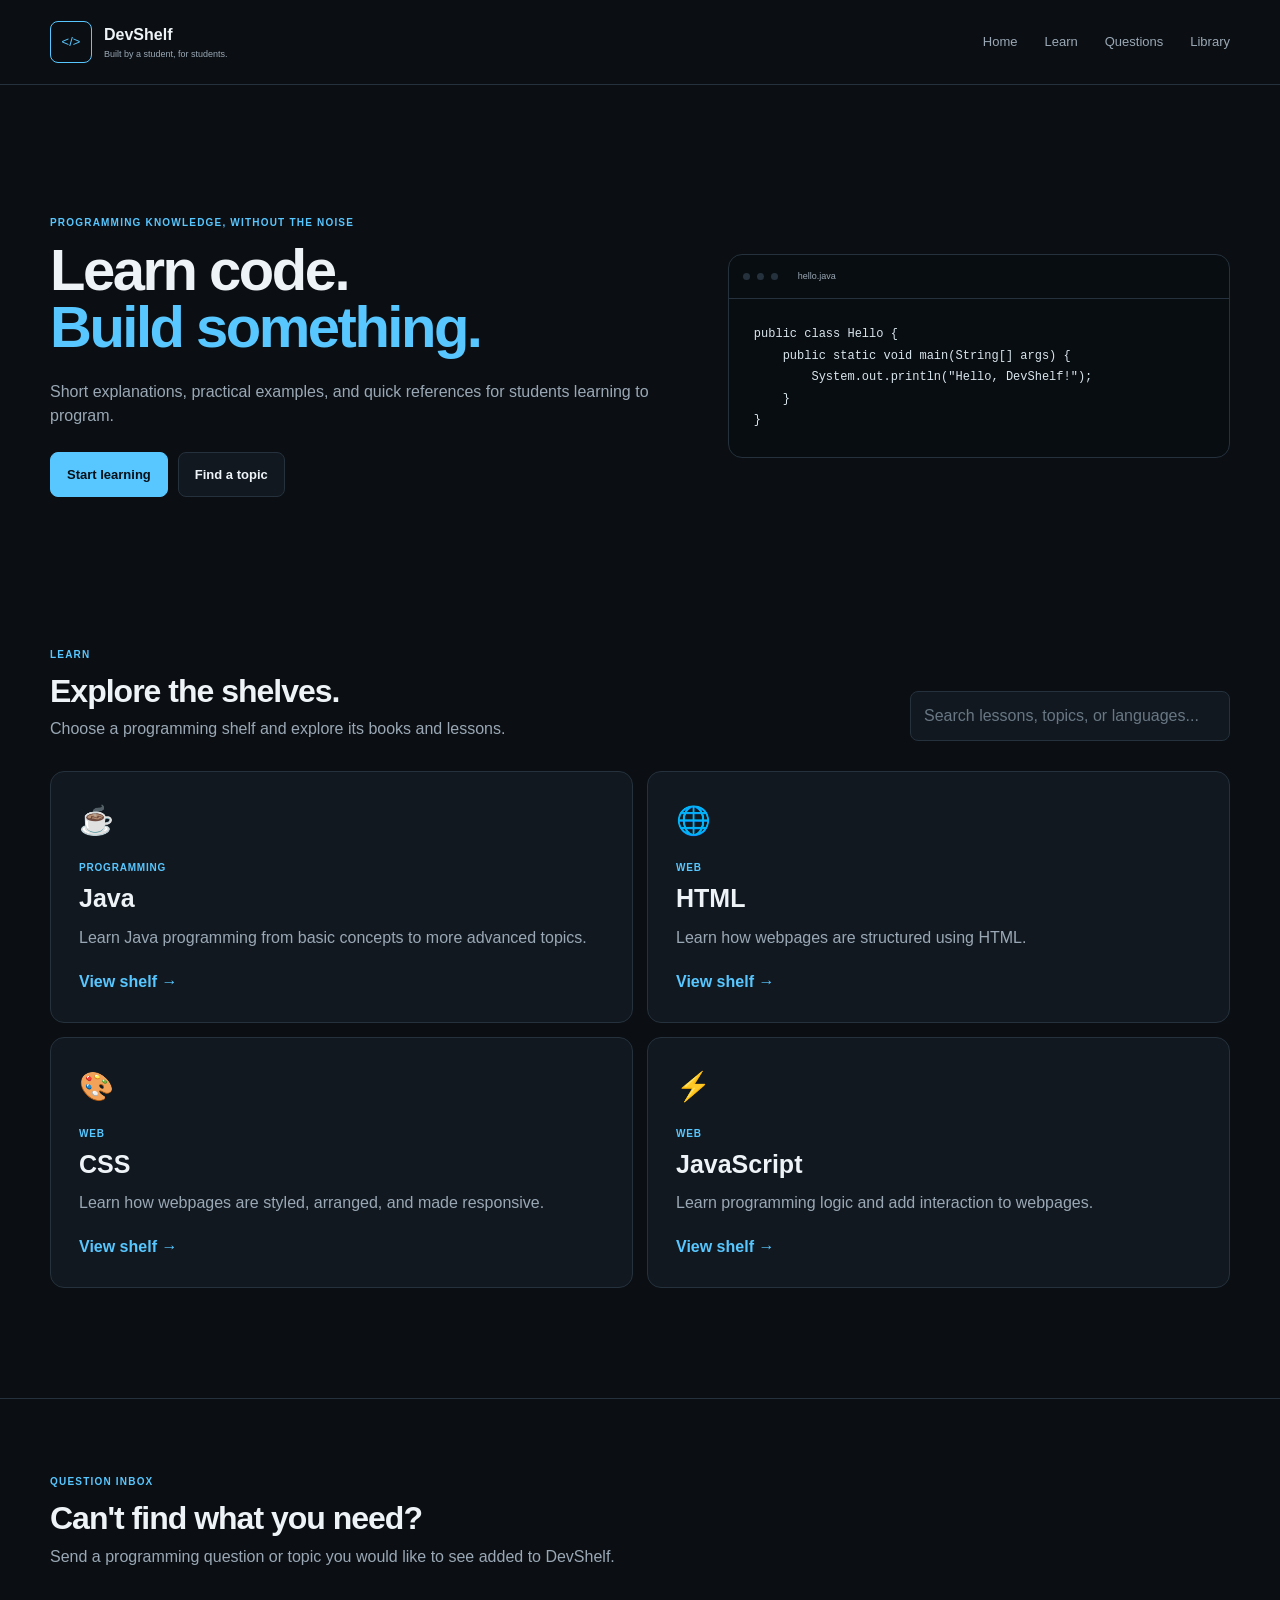
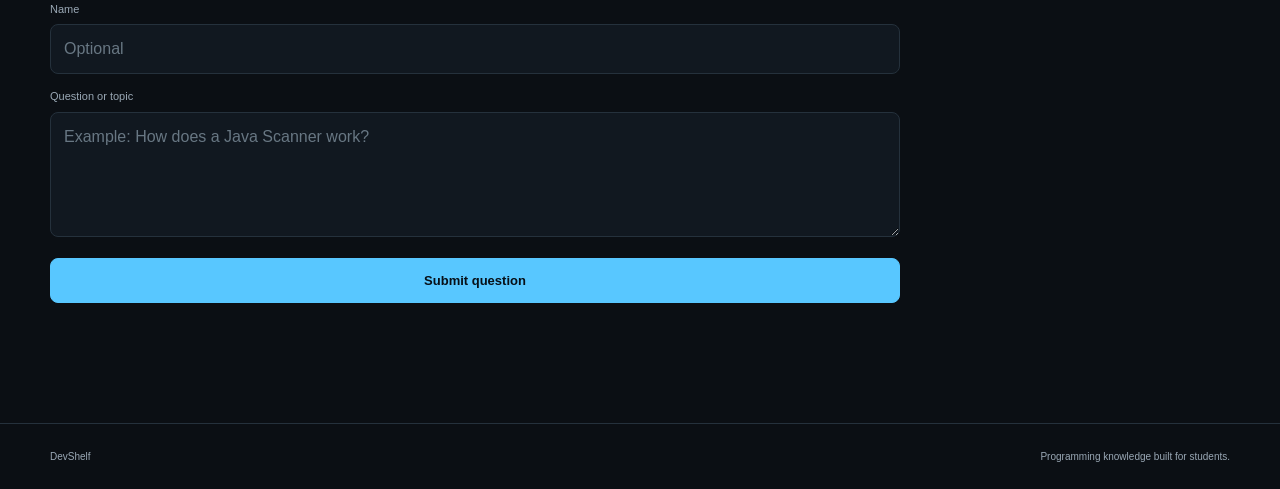
<file: index.html>
<!DOCTYPE html>
<html lang="en">
<head>
    <meta charset="UTF-8">
    <meta name="viewport" content="width=device-width, initial-scale=1.0">
    <meta name="description" content="DevShelf — programming knowledge built by a student, for students.">
    <title>DevShelf — Programming Knowledge for Students</title>
    <link rel="icon" type="image/png" href="../images/DevShelf — Favicon.png">
    <link rel="stylesheet" href="css/style.css">
</head>
<body>

<header class="site-header">
    <div class="container header-inner">
        <a href="#home" class="brand">
            <span class="brand-mark">&lt;/&gt;</span>
            <span>
                <strong>DevShelf</strong>
                <small>Built by a student, for students.</small>
            </span>
        </a>

        <nav class="main-nav">
            <a href="#home">Home</a>
            <a href="#learn">Learn</a>
            <a href="#questions">Questions</a>
            <button id="libraryButton" class="nav-button">Library</button>
        </nav>
    </div>
</header>

<main>

    <!-- HOME -->
    <section id="home" class="hero">
        <div class="container hero-grid">

            <div class="hero-content">
                <p class="eyebrow">PROGRAMMING KNOWLEDGE, WITHOUT THE NOISE</p>

                <h1>
                    Learn code.<br>
                    <span>Build something.</span>
                </h1>

                <p class="hero-text">
                    Short explanations, practical examples, and quick references
                    for students learning to program.
                </p>

                <div class="hero-actions">
                    <a href="#learn" class="button primary">Start learning</a>
                    <button id="findTopicButton" class="button secondary">
                        Find a topic
                    </button>
                </div>
            </div>

            <div class="code-window">
                <div class="window-bar">
                    <span></span>
                    <span></span>
                    <span></span>
                    <small>hello.java</small>
                </div>

                <pre><code>public class Hello {
    public static void main(String[] args) {
        System.out.println("Hello, DevShelf!");
    }
}</code></pre>
            </div>

        </div>
    </section>


    <!-- LEARN / SHELVES -->
    <section id="learn" class="section">
        <div class="container">

            <div class="section-heading">
                <div>
                    <p class="eyebrow">LEARN</p>

                    <h2>Explore the shelves.</h2>

                    <p class="section-description">
                        Choose a programming shelf and explore its books and lessons.
                    </p>
                </div>

                <div class="learn-search">
                    <input
                        type="search"
                        id="searchInput"
                        placeholder="Search lessons, topics, or languages..."
                        aria-label="Search lessons, topics, or languages"
                    >
                </div>
            </div>


            <!-- SHELF CARDS -->
            <div class="shelves-grid">

                <!-- JAVA -->
                <article class="shelf-card">
                    <div class="shelf-icon">☕</div>

                    <p class="shelf-language">PROGRAMMING</p>

                    <h3>Java</h3>

                    <p>
                        Learn Java programming from basic concepts
                        to more advanced topics.
                    </p>

                    <a href="shelves/java.html" class="text-button">
                        View shelf →
                    </a>
                </article>


                <!-- HTML -->
                <article class="shelf-card">
                    <div class="shelf-icon">🌐</div>

                    <p class="shelf-language">WEB</p>

                    <h3>HTML</h3>

                    <p>
                        Learn how webpages are structured using HTML.
                    </p>

                    <a href="shelves/html.html" class="text-button">
                        View shelf →
                    </a>
                </article>


                <!-- CSS -->
                <article class="shelf-card">
                    <div class="shelf-icon">🎨</div>

                    <p class="shelf-language">WEB</p>

                    <h3>CSS</h3>

                    <p>
                        Learn how webpages are styled, arranged,
                        and made responsive.
                    </p>

                    <a href="shelves/css.html" class="text-button">
                        View shelf →
                    </a>
                </article>


                <!-- JAVASCRIPT -->
                <article class="shelf-card">
                    <div class="shelf-icon">⚡</div>

                    <p class="shelf-language">WEB</p>

                    <h3>JavaScript</h3>

                    <p>
                        Learn programming logic and add interaction
                        to webpages.
                    </p>

                    <a href="shelves/javascript.html" class="text-button">
                        View shelf →
                    </a>
                </article>

            </div>

        </div>
    </section>


    <!-- QUESTIONS -->
    <section id="questions" class="section question-section">
        <div class="container">

            <div class="question-content">
                <p class="eyebrow">QUESTION INBOX</p>

                <h2>Can't find what you need?</h2>

                <p class="section-description">
                    Send a programming question or topic you would like
                    to see added to DevShelf.
                </p>

                <form id="questionForm" class="question-form">

                    <label for="nameInput">Name</label>

                    <input
                        type="text"
                        id="nameInput"
                        placeholder="Optional"
                    >


                    <label for="questionInput">
                        Question or topic
                    </label>

                    <textarea
                        id="questionInput"
                        placeholder="Example: How does a Java Scanner work?"
                        required
                    ></textarea>


                    <button type="submit" class="button primary">
                        Submit question
                    </button>

                    <p id="questionStatus" class="form-status"></p>

                </form>
            </div>

        </div>
    </section>

</main>


<!-- FOOTER -->
<footer class="site-footer">
    <div class="container footer-inner">
        <span>DevShelf</span>
        <span>Programming knowledge built for students.</span>
    </div>
</footer>


<!-- LIBRARY DRAWER -->
<aside
    id="libraryDrawer"
    class="library-drawer"
    aria-hidden="true"
>
    <div class="drawer-header">

        <div>
            <p class="eyebrow">YOUR LIBRARY</p>
            <h2>Saved lessons</h2>
        </div>

        <button
            id="closeLibrary"
            class="close-button"
            aria-label="Close library"
        >
            ×
        </button>

    </div>

    <div id="libraryList" class="library-list"></div>
</aside>


<!-- LIBRARY OVERLAY -->
<div id="drawerOverlay" class="drawer-overlay hidden"></div>


<!-- LESSON MODAL -->
<div
    id="lessonModal"
    class="modal hidden"
    role="dialog"
    aria-modal="true"
    aria-labelledby="modalTitle"
>
    <div class="modal-content">

        <button
            id="closeModal"
            class="close-button"
            aria-label="Close lesson"
        >
            ×
        </button>

        <p id="modalLabel" class="eyebrow"></p>

        <h2 id="modalTitle"></h2>

        <div id="modalBody" class="lesson-body"></div>

    </div>
</div>


<script src="js/app.js"></script>

</body>
</html>
</file>
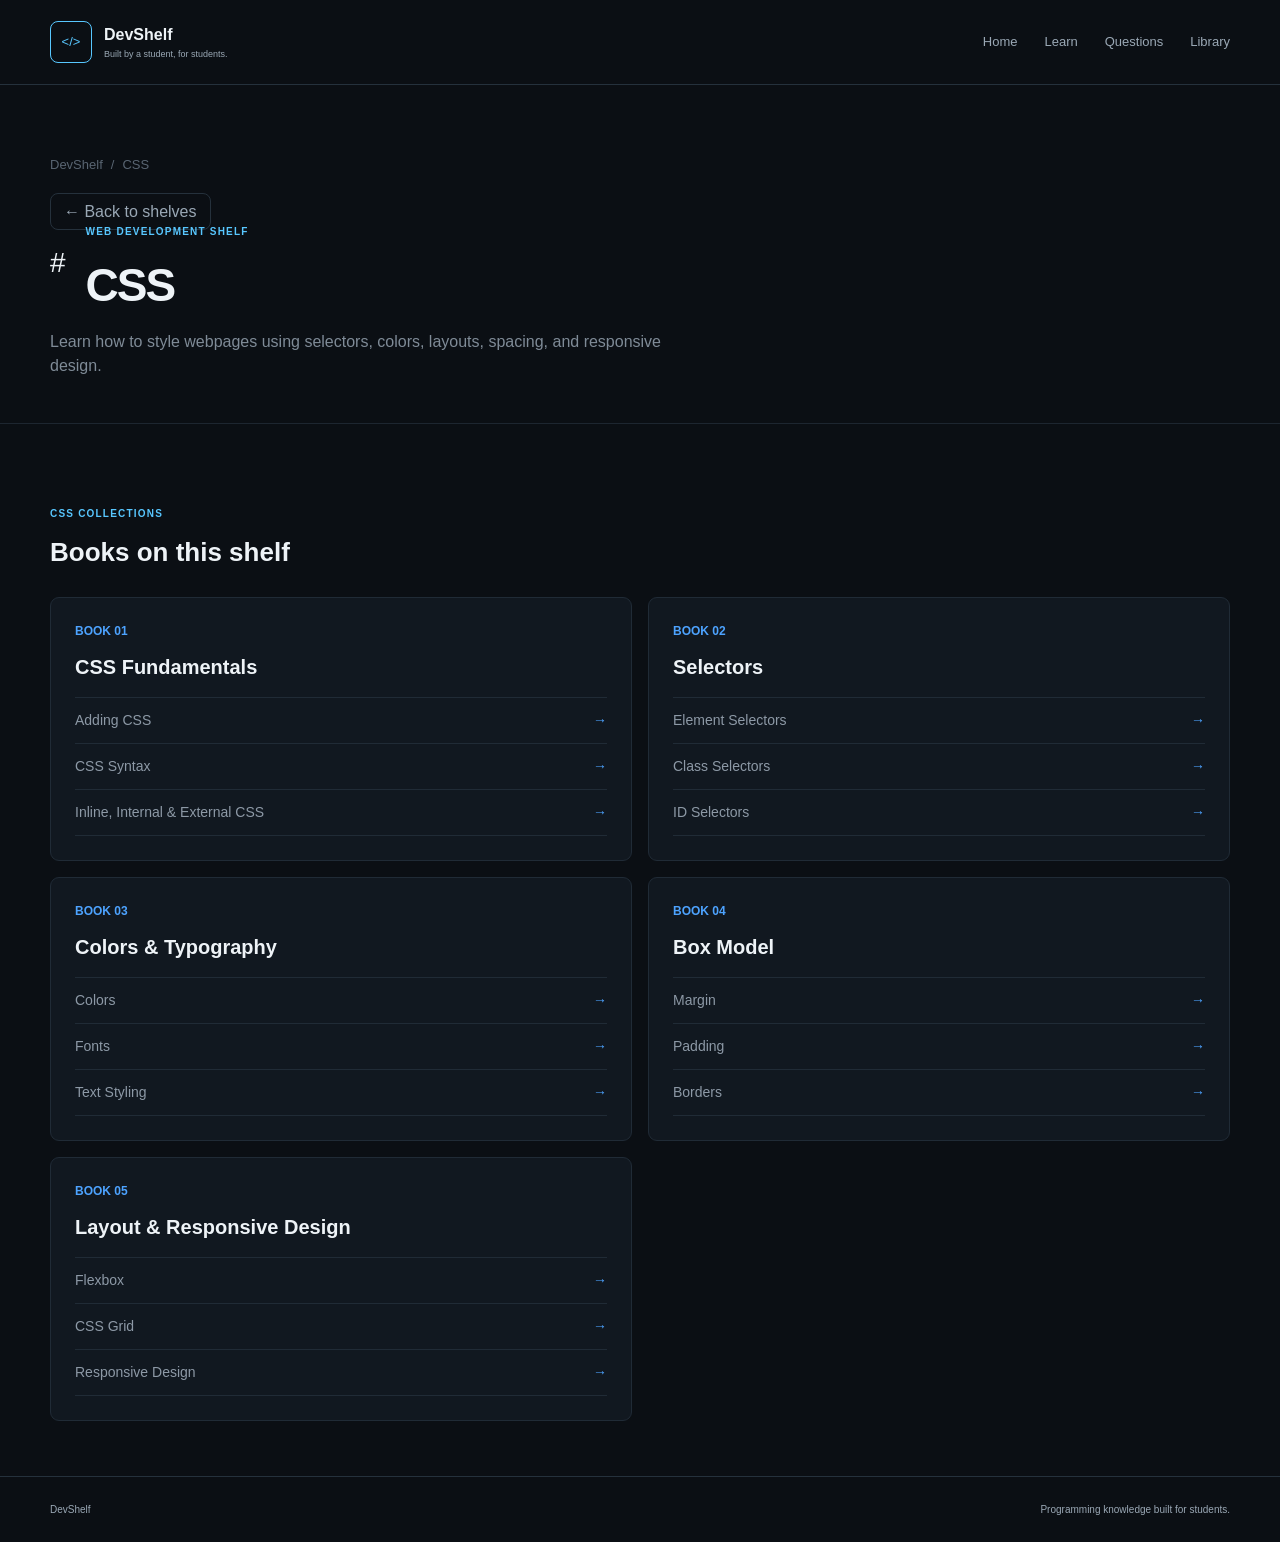
<file: shelves/css.html>
<!DOCTYPE html>
<html lang="en">
<head>
    <meta charset="UTF-8">
    <meta name="viewport" content="width=device-width, initial-scale=1.0">
    <meta name="description" content="DevShelf CSS shelf — learn CSS selectors, colors, layouts, spacing, and responsive design.">
    <title>CSS | DevShelf</title>

    <link rel="stylesheet" href="../css/style.css">
    <link rel="stylesheet" href="../css/shelves.css">
</head>
<body>

<header class="site-header">
    <div class="container header-inner">

        <a href="../index.html" class="brand">
            <span class="brand-mark">&lt;/&gt;</span>
            <span>
                <strong>DevShelf</strong>
                <small>Built by a student, for students.</small>
            </span>
        </a>

        <nav class="main-nav">
            <a href="../index.html#home">Home</a>
            <a href="css.html" class="active">Learn</a>
            <a href="../index.html#questions">Questions</a>
            <a href="../index.html#learn">Library</a>
        </nav>

    </div>
</header>

<main>

    <section class="shelf-header">
        <div class="container">

            <div class="breadcrumb">
                <a href="../index.html">DevShelf</a>
                <span>/</span>
                <span>CSS</span>
            </div>

            <a href="../index.html#learn" class="back-button">
                ← Back to shelves
            </a>

            <div class="shelf-title">
                <div class="shelf-icon">#</div>

                <div>
                    <p class="eyebrow">WEB DEVELOPMENT SHELF</p>
                    <h1>CSS</h1>
                </div>
            </div>

            <p class="shelf-description">
                Learn how to style webpages using selectors, colors, layouts, spacing, and responsive design.
            </p>

        </div>
    </section>


    <section class="books-section">
        <div class="container">

            <p class="eyebrow">CSS COLLECTIONS</p>
            <h2>Books on this shelf</h2>

            <div class="book-grid">

                <article class="book">
                    <p class="book-number">BOOK 01</p>
                    <h3>CSS Fundamentals</h3>

                    <ul class="lesson-list">
                        <li>
                            <a href="#">
                                Adding CSS
                                <span>→</span>
                            </a>
                        </li>

                        <li>
                            <a href="#">
                                CSS Syntax
                                <span>→</span>
                            </a>
                        </li>

                        <li>
                            <a href="#">
                                Inline, Internal &amp; External CSS
                                <span>→</span>
                            </a>
                        </li>
                    </ul>
                </article>


                <article class="book">
                    <p class="book-number">BOOK 02</p>
                    <h3>Selectors</h3>

                    <ul class="lesson-list">
                        <li>
                            <a href="#">
                                Element Selectors
                                <span>→</span>
                            </a>
                        </li>

                        <li>
                            <a href="#">
                                Class Selectors
                                <span>→</span>
                            </a>
                        </li>

                        <li>
                            <a href="#">
                                ID Selectors
                                <span>→</span>
                            </a>
                        </li>
                    </ul>
                </article>


                <article class="book">
                    <p class="book-number">BOOK 03</p>
                    <h3>Colors &amp; Typography</h3>

                    <ul class="lesson-list">
                        <li>
                            <a href="#">
                                Colors
                                <span>→</span>
                            </a>
                        </li>

                        <li>
                            <a href="#">
                                Fonts
                                <span>→</span>
                            </a>
                        </li>

                        <li>
                            <a href="#">
                                Text Styling
                                <span>→</span>
                            </a>
                        </li>
                    </ul>
                </article>


                <article class="book">
                    <p class="book-number">BOOK 04</p>
                    <h3>Box Model</h3>

                    <ul class="lesson-list">
                        <li>
                            <a href="#">
                                Margin
                                <span>→</span>
                            </a>
                        </li>

                        <li>
                            <a href="#">
                                Padding
                                <span>→</span>
                            </a>
                        </li>

                        <li>
                            <a href="#">
                                Borders
                                <span>→</span>
                            </a>
                        </li>
                    </ul>
                </article>


                <article class="book">
                    <p class="book-number">BOOK 05</p>
                    <h3>Layout &amp; Responsive Design</h3>

                    <ul class="lesson-list">
                        <li>
                            <a href="#">
                                Flexbox
                                <span>→</span>
                            </a>
                        </li>

                        <li>
                            <a href="#">
                                CSS Grid
                                <span>→</span>
                            </a>
                        </li>

                        <li>
                            <a href="#">
                                Responsive Design
                                <span>→</span>
                            </a>
                        </li>
                    </ul>
                </article>

            </div>

        </div>
    </section>

</main>


<footer class="site-footer">
    <div class="container footer-inner">
        <span>DevShelf</span>
        <span>Programming knowledge built for students.</span>
    </div>
</footer>

<script src="../js/app.js"></script>

</body>
</html>
</file>
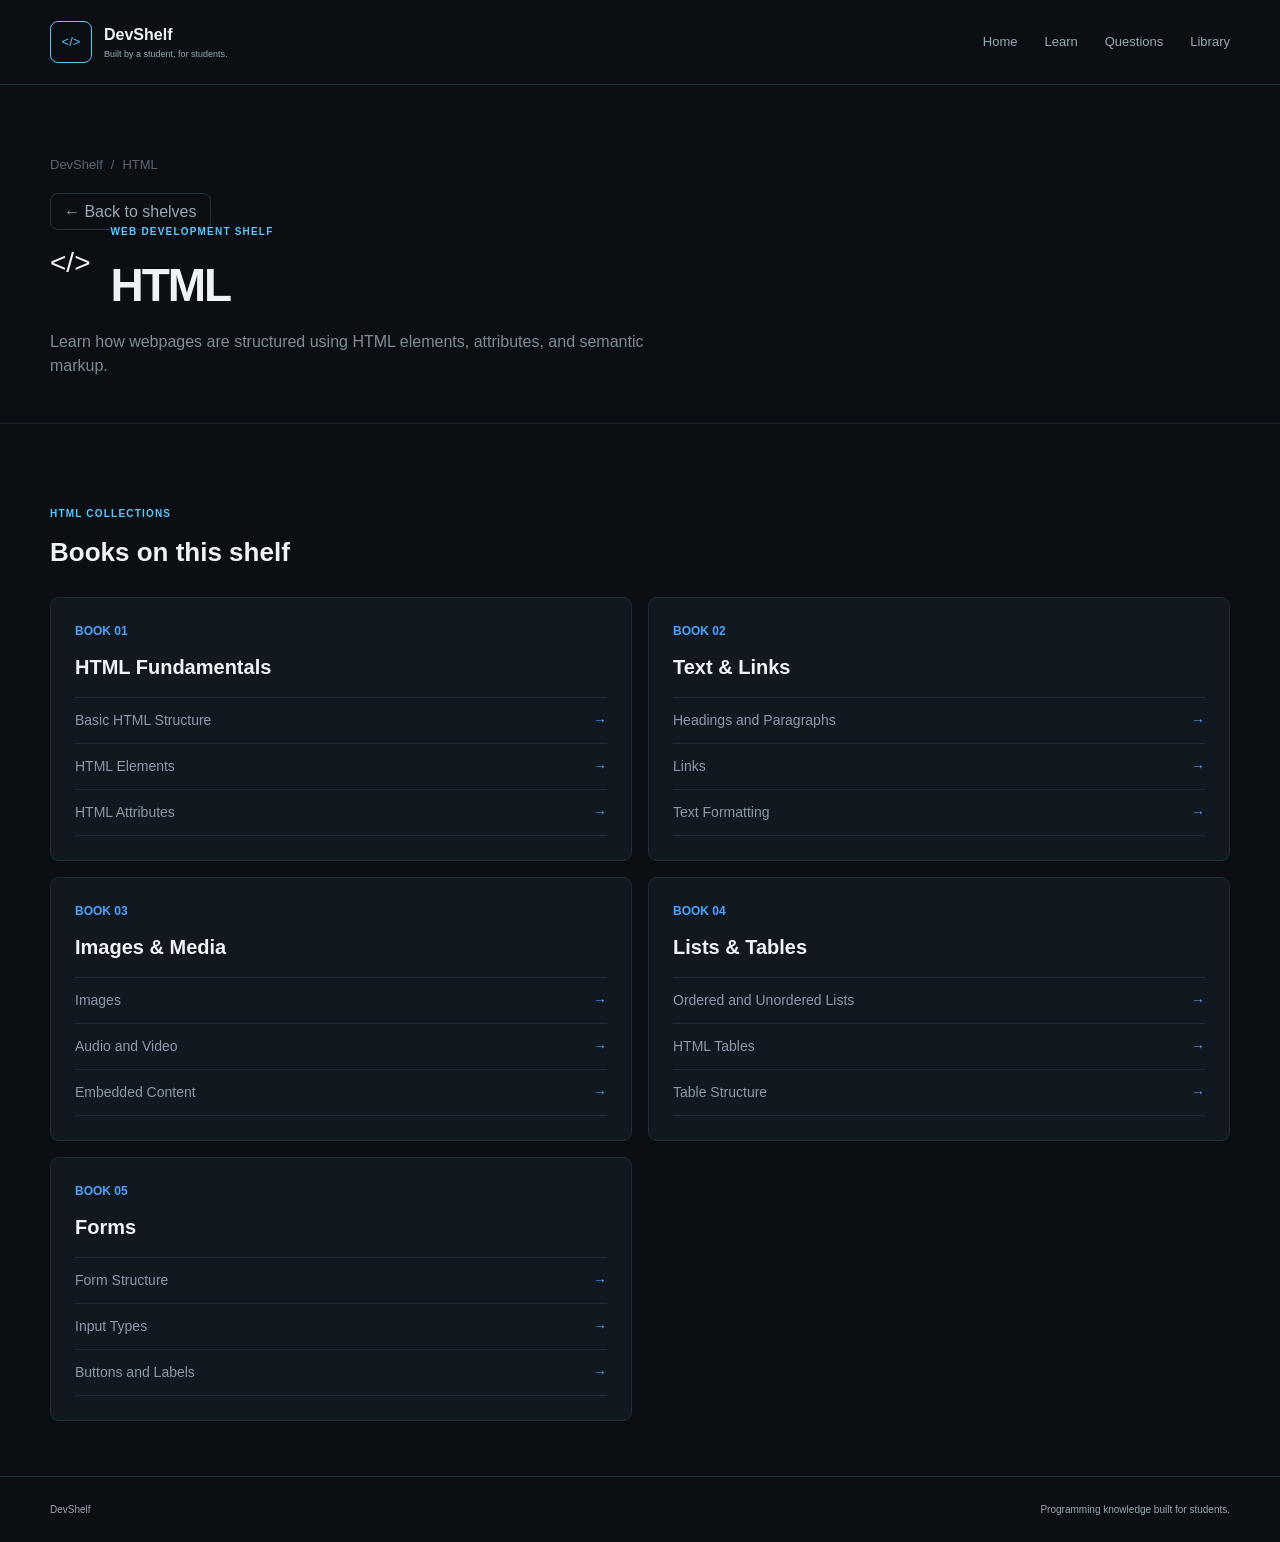
<file: shelves/html.html>
<!DOCTYPE html>
<html lang="en">
<head>
    <meta charset="UTF-8">
    <meta name="viewport" content="width=device-width, initial-scale=1.0">
    <meta name="description" content="DevShelf HTML shelf — learn HTML from the basics to forms and semantic structure.">
    <title>HTML | DevShelf</title>

    <link rel="stylesheet" href="../css/style.css">
    <link rel="stylesheet" href="../css/shelves.css">
</head>
<body>

<header class="site-header">
    <div class="container header-inner">

        <a href="../index.html" class="brand">
            <span class="brand-mark">&lt;/&gt;</span>
            <span>
                <strong>DevShelf</strong>
                <small>Built by a student, for students.</small>
            </span>
        </a>

        <nav class="main-nav">
            <a href="../index.html#home">Home</a>
            <a href="html.html" class="active">Learn</a>
            <a href="../index.html#questions">Questions</a>
            <a href="../index.html#learn">Library</a>
        </nav>

    </div>
</header>

<main>

    <section class="shelf-header">
        <div class="container">

            <div class="breadcrumb">
                <a href="../index.html">DevShelf</a>
                <span>/</span>
                <span>HTML</span>
            </div>

            <a href="../index.html#learn" class="back-button">
                ← Back to shelves
            </a>

            <div class="shelf-title">
                <div class="shelf-icon">&lt;/&gt;</div>

                <div>
                    <p class="eyebrow">WEB DEVELOPMENT SHELF</p>
                    <h1>HTML</h1>
                </div>
            </div>

            <p class="shelf-description">
                Learn how webpages are structured using HTML elements, attributes, and semantic markup.
            </p>

        </div>
    </section>


    <section class="books-section">
        <div class="container">

            <p class="eyebrow">HTML COLLECTIONS</p>
            <h2>Books on this shelf</h2>

            <div class="book-grid">

                <article class="book">
                    <p class="book-number">BOOK 01</p>
                    <h3>HTML Fundamentals</h3>

                    <ul class="lesson-list">
                        <li>
                            <a href="html_lessons/basic-html-structure.html">
                                Basic HTML Structure
                                <span>→</span>
                            </a>
                        </li>

                        <li>
                            <a href="#">
                                HTML Elements
                                <span>→</span>
                            </a>
                        </li>

                        <li>
                            <a href="#">
                                HTML Attributes
                                <span>→</span>
                            </a>
                        </li>
                    </ul>
                </article>


                <article class="book">
                    <p class="book-number">BOOK 02</p>
                    <h3>Text &amp; Links</h3>

                    <ul class="lesson-list">
                        <li>
                            <a href="#">
                                Headings and Paragraphs
                                <span>→</span>
                            </a>
                        </li>

                        <li>
                            <a href="#">
                                Links
                                <span>→</span>
                            </a>
                        </li>

                        <li>
                            <a href="#">
                                Text Formatting
                                <span>→</span>
                            </a>
                        </li>
                    </ul>
                </article>


                <article class="book">
                    <p class="book-number">BOOK 03</p>
                    <h3>Images &amp; Media</h3>

                    <ul class="lesson-list">
                        <li>
                            <a href="#">
                                Images
                                <span>→</span>
                            </a>
                        </li>

                        <li>
                            <a href="#">
                                Audio and Video
                                <span>→</span>
                            </a>
                        </li>

                        <li>
                            <a href="#">
                                Embedded Content
                                <span>→</span>
                            </a>
                        </li>
                    </ul>
                </article>


                <article class="book">
                    <p class="book-number">BOOK 04</p>
                    <h3>Lists &amp; Tables</h3>

                    <ul class="lesson-list">
                        <li>
                            <a href="#">
                                Ordered and Unordered Lists
                                <span>→</span>
                            </a>
                        </li>

                        <li>
                            <a href="#">
                                HTML Tables
                                <span>→</span>
                            </a>
                        </li>

                        <li>
                            <a href="#">
                                Table Structure
                                <span>→</span>
                            </a>
                        </li>
                    </ul>
                </article>


                <article class="book">
                    <p class="book-number">BOOK 05</p>
                    <h3>Forms</h3>

                    <ul class="lesson-list">
                        <li>
                            <a href="#">
                                Form Structure
                                <span>→</span>
                            </a>
                        </li>

                        <li>
                            <a href="#">
                                Input Types
                                <span>→</span>
                            </a>
                        </li>

                        <li>
                            <a href="#">
                                Buttons and Labels
                                <span>→</span>
                            </a>
                        </li>
                    </ul>
                </article>

            </div>

        </div>
    </section>

</main>


<footer class="site-footer">
    <div class="container footer-inner">
        <span>DevShelf</span>
        <span>Programming knowledge built for students.</span>
    </div>
</footer>

<script src="../js/app.js"></script>

</body>
</html>
</file>
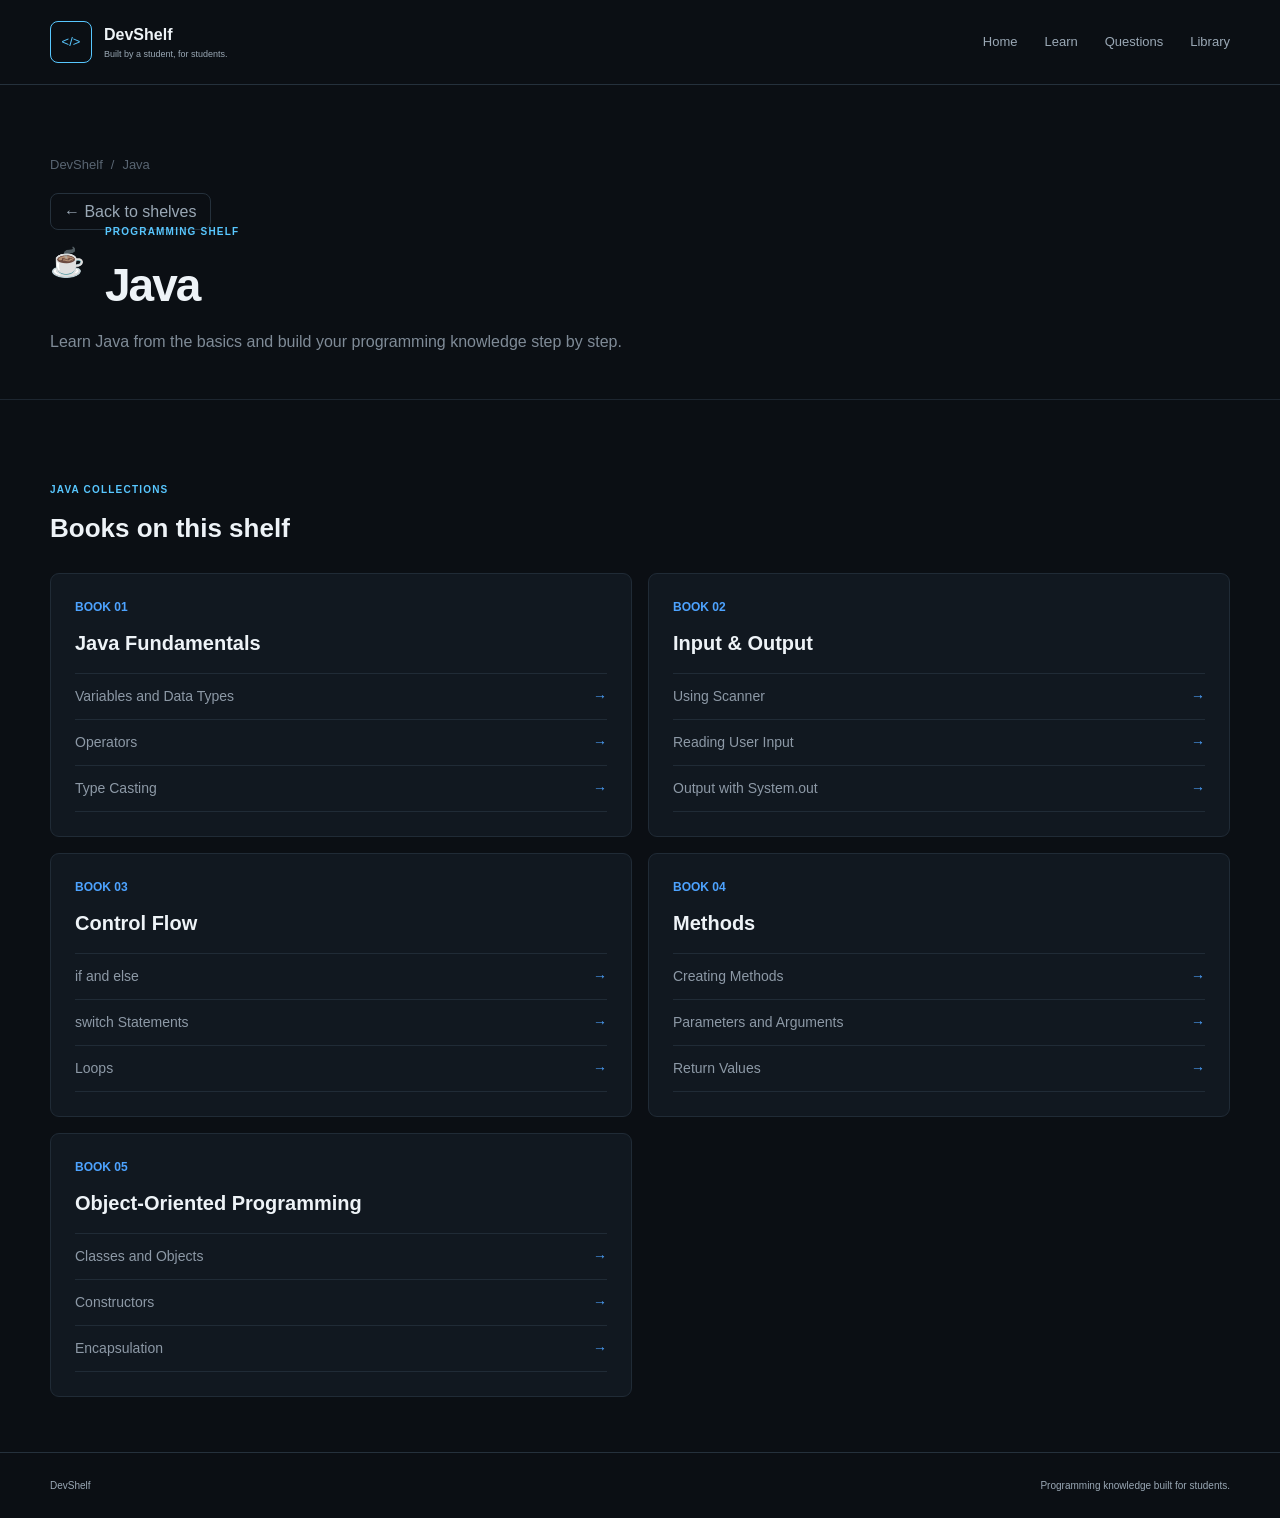
<file: shelves/java.html>
<!DOCTYPE html>
<html lang="en">
<head>
    <meta charset="UTF-8">
    <meta name="viewport" content="width=device-width, initial-scale=1.0">
    <meta name="description" content="DevShelf Java shelf — learn Java programming step by step.">
    <title>Java | DevShelf</title>

    <link rel="stylesheet" href="../css/style.css">
    <link rel="stylesheet" href="../css/shelves.css">
</head>
<body>

<header class="site-header">
    <div class="container header-inner">
        <a href="../index.html" class="brand">
            <span class="brand-mark">&lt;/&gt;</span>
            <span>
                <strong>DevShelf</strong>
                <small>Built by a student, for students.</small>
            </span>
        </a>

        <nav class="main-nav">
            <a href="../index.html#home">Home</a>
            <a href="java.html" class="active">Learn</a>
            <a href="../index.html#questions">Questions</a>
            <a href="../index.html#learn">Library</a>
        </nav>
    </div>
</header>

<main>
    <section class="shelf-header">
        <div class="container">
            <div class="breadcrumb">
                <a href="../index.html">DevShelf</a>
                <span>/</span>
                <span>Java</span>
            </div>

            <a href="../index.html#learn" class="back-button">
                ← Back to shelves
            </a>

            <div class="shelf-title">
                <div class="shelf-icon">☕</div>
                <div>
                    <p class="eyebrow">PROGRAMMING SHELF</p>
                    <h1>Java</h1>
                </div>
            </div>

            <p class="shelf-description">
                Learn Java from the basics and build your programming
                knowledge step by step.
            </p>
        </div>
    </section>

    <section class="books-section">
        <div class="container">
            <p class="eyebrow">JAVA COLLECTIONS</p>
            <h2>Books on this shelf</h2>

            <div class="book-grid">

                <article class="book">
                    <p class="book-number">BOOK 01</p>
                    <h3>Java Fundamentals</h3>
                    <ul class="lesson-list">
                        <li><a href="lesson.html?shelf=java&amp;topic=Variables%20and%20Data%20Types">Variables and Data Types <span>→</span></a></li>
                        <li><a href="lesson.html?shelf=java&amp;topic=Operators">Operators <span>→</span></a></li>
                        <li><a href="lesson.html?shelf=java&amp;topic=Type%20Casting">Type Casting <span>→</span></a></li>
                    </ul>
                </article>

                <article class="book">
                    <p class="book-number">BOOK 02</p>
                    <h3>Input &amp; Output</h3>
                    <ul class="lesson-list">
                        <li><a href="lesson.html?shelf=java&amp;topic=Using%20Scanner">Using Scanner <span>→</span></a></li>
                        <li><a href="lesson.html?shelf=java&amp;topic=Reading%20User%20Input">Reading User Input <span>→</span></a></li>
                        <li><a href="lesson.html?shelf=java&amp;topic=Output%20with%20System.out">Output with System.out <span>→</span></a></li>
                    </ul>
                </article>

                <article class="book">
                    <p class="book-number">BOOK 03</p>
                    <h3>Control Flow</h3>
                    <ul class="lesson-list">
                        <li><a href="lesson.html?shelf=java&amp;topic=if%20and%20else">if and else <span>→</span></a></li>
                        <li><a href="lesson.html?shelf=java&amp;topic=switch%20Statements">switch Statements <span>→</span></a></li>
                        <li><a href="lesson.html?shelf=java&amp;topic=Loops">Loops <span>→</span></a></li>
                    </ul>
                </article>

                <article class="book">
                    <p class="book-number">BOOK 04</p>
                    <h3>Methods</h3>
                    <ul class="lesson-list">
                        <li><a href="lesson.html?shelf=java&amp;topic=Creating%20Methods">Creating Methods <span>→</span></a></li>
                        <li><a href="lesson.html?shelf=java&amp;topic=Parameters%20and%20Arguments">Parameters and Arguments <span>→</span></a></li>
                        <li><a href="lesson.html?shelf=java&amp;topic=Return%20Values">Return Values <span>→</span></a></li>
                    </ul>
                </article>

                <article class="book">
                    <p class="book-number">BOOK 05</p>
                    <h3>Object-Oriented Programming</h3>
                    <ul class="lesson-list">
                        <li><a href="lesson.html?shelf=java&amp;topic=Classes%20and%20Objects">Classes and Objects <span>→</span></a></li>
                        <li><a href="lesson.html?shelf=java&amp;topic=Constructors">Constructors <span>→</span></a></li>
                        <li><a href="lesson.html?shelf=java&amp;topic=Encapsulation">Encapsulation <span>→</span></a></li>
                    </ul>
                </article>

            </div>
        </div>
    </section>
</main>

<footer class="site-footer">
    <div class="container footer-inner">
        <span>DevShelf</span>
        <span>Programming knowledge built for students.</span>
    </div>
</footer>

<script src="../js/app.js"></script>
<script src="../js/lesson.js"></script>
</body>
</html>
</file>
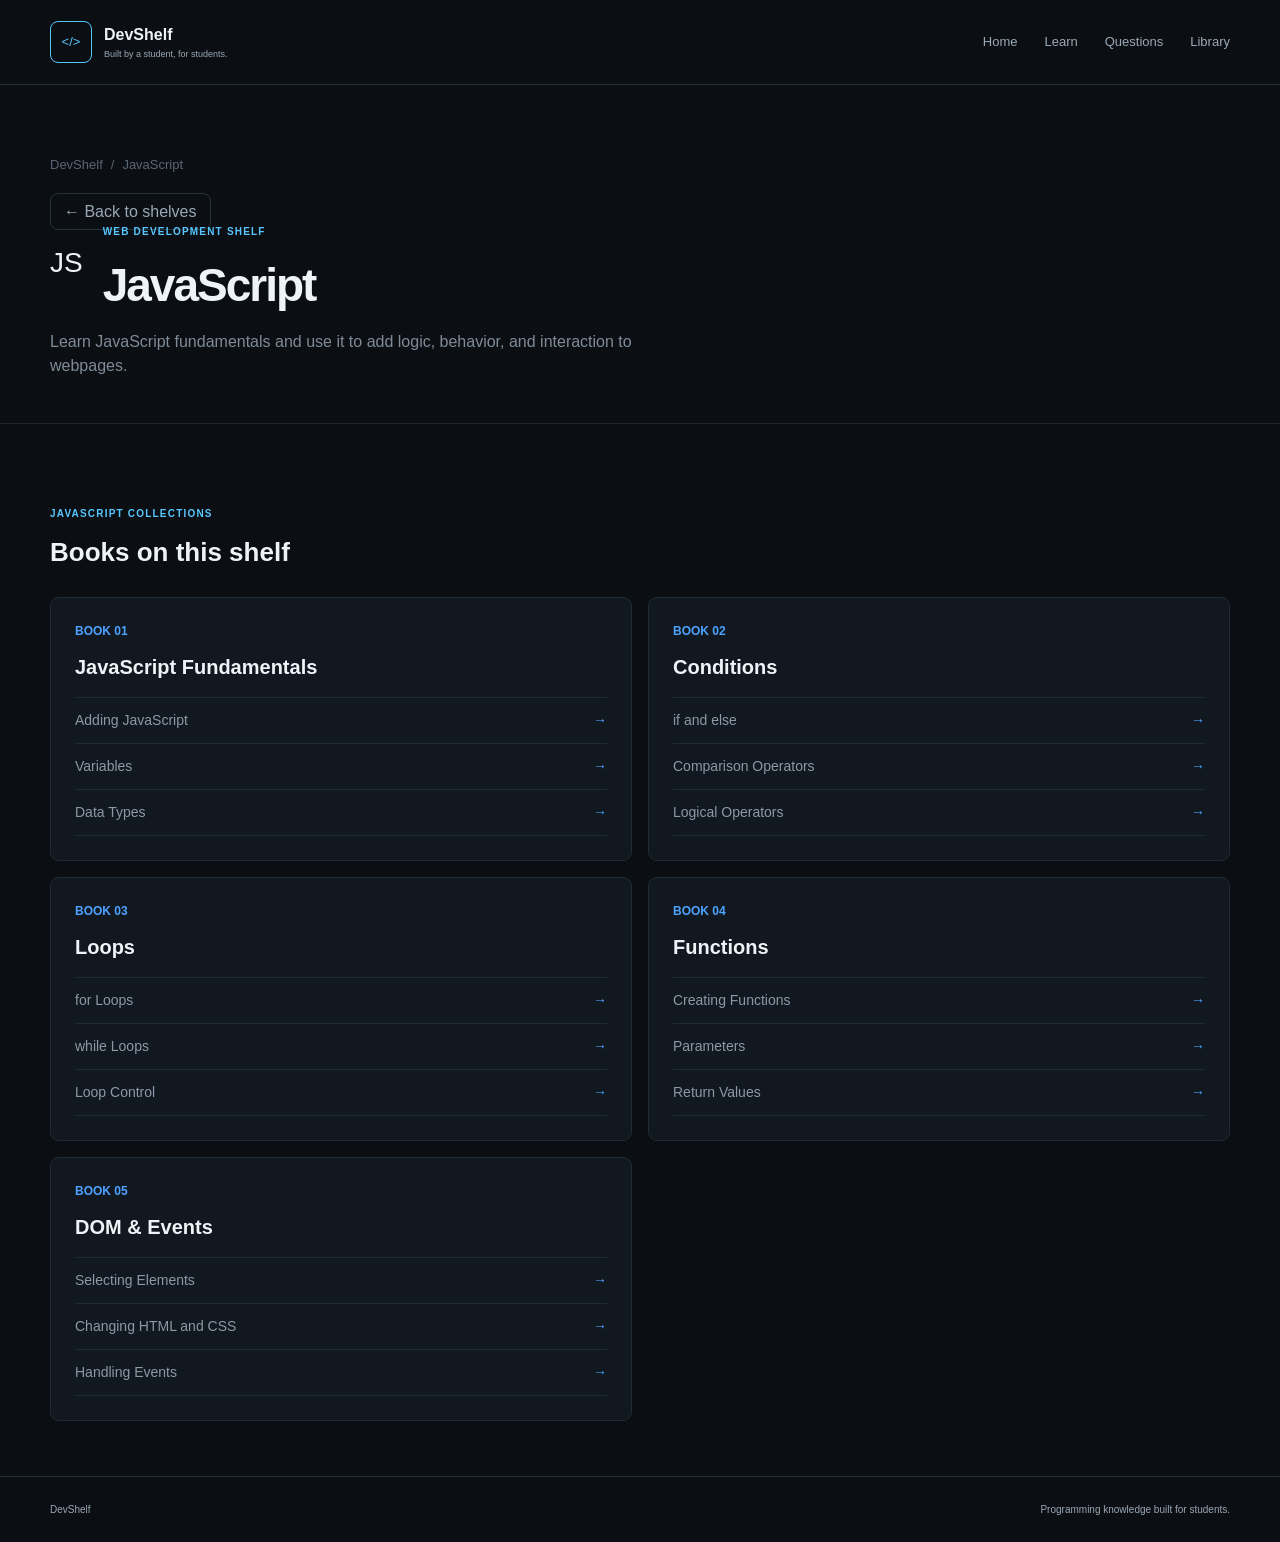
<file: shelves/javascript.html>
<!DOCTYPE html>
<html lang="en">
<head>
    <meta charset="UTF-8">
    <meta name="viewport" content="width=device-width, initial-scale=1.0">
    <meta name="description" content="DevShelf JavaScript shelf — learn JavaScript fundamentals, functions, loops, DOM, and events.">
    <title>JavaScript | DevShelf</title>

    <link rel="stylesheet" href="../css/style.css">
    <link rel="stylesheet" href="../css/shelves.css">
</head>
<body>

<header class="site-header">
    <div class="container header-inner">

        <a href="../index.html" class="brand">
            <span class="brand-mark">&lt;/&gt;</span>
            <span>
                <strong>DevShelf</strong>
                <small>Built by a student, for students.</small>
            </span>
        </a>

        <nav class="main-nav">
            <a href="../index.html#home">Home</a>
            <a href="javascript.html" class="active">Learn</a>
            <a href="../index.html#questions">Questions</a>
            <a href="../index.html#learn">Library</a>
        </nav>

    </div>
</header>

<main>

    <section class="shelf-header">
        <div class="container">

            <div class="breadcrumb">
                <a href="../index.html">DevShelf</a>
                <span>/</span>
                <span>JavaScript</span>
            </div>

            <a href="../index.html#learn" class="back-button">
                ← Back to shelves
            </a>

            <div class="shelf-title">
                <div class="shelf-icon">JS</div>

                <div>
                    <p class="eyebrow">WEB DEVELOPMENT SHELF</p>
                    <h1>JavaScript</h1>
                </div>
            </div>

            <p class="shelf-description">
                Learn JavaScript fundamentals and use it to add logic, behavior, and interaction to webpages.
            </p>

        </div>
    </section>


    <section class="books-section">
        <div class="container">

            <p class="eyebrow">JAVASCRIPT COLLECTIONS</p>
            <h2>Books on this shelf</h2>

            <div class="book-grid">

                <article class="book">
                    <p class="book-number">BOOK 01</p>
                    <h3>JavaScript Fundamentals</h3>

                    <ul class="lesson-list">
                        <li>
                            <a href="#">
                                Adding JavaScript
                                <span>→</span>
                            </a>
                        </li>

                        <li>
                            <a href="#">
                                Variables
                                <span>→</span>
                            </a>
                        </li>

                        <li>
                            <a href="#">
                                Data Types
                                <span>→</span>
                            </a>
                        </li>
                    </ul>
                </article>


                <article class="book">
                    <p class="book-number">BOOK 02</p>
                    <h3>Conditions</h3>

                    <ul class="lesson-list">
                        <li>
                            <a href="#">
                                if and else
                                <span>→</span>
                            </a>
                        </li>

                        <li>
                            <a href="#">
                                Comparison Operators
                                <span>→</span>
                            </a>
                        </li>

                        <li>
                            <a href="#">
                                Logical Operators
                                <span>→</span>
                            </a>
                        </li>
                    </ul>
                </article>


                <article class="book">
                    <p class="book-number">BOOK 03</p>
                    <h3>Loops</h3>

                    <ul class="lesson-list">
                        <li>
                            <a href="#">
                                for Loops
                                <span>→</span>
                            </a>
                        </li>

                        <li>
                            <a href="#">
                                while Loops
                                <span>→</span>
                            </a>
                        </li>

                        <li>
                            <a href="#">
                                Loop Control
                                <span>→</span>
                            </a>
                        </li>
                    </ul>
                </article>


                <article class="book">
                    <p class="book-number">BOOK 04</p>
                    <h3>Functions</h3>

                    <ul class="lesson-list">
                        <li>
                            <a href="#">
                                Creating Functions
                                <span>→</span>
                            </a>
                        </li>

                        <li>
                            <a href="#">
                                Parameters
                                <span>→</span>
                            </a>
                        </li>

                        <li>
                            <a href="#">
                                Return Values
                                <span>→</span>
                            </a>
                        </li>
                    </ul>
                </article>


                <article class="book">
                    <p class="book-number">BOOK 05</p>
                    <h3>DOM &amp; Events</h3>

                    <ul class="lesson-list">
                        <li>
                            <a href="#">
                                Selecting Elements
                                <span>→</span>
                            </a>
                        </li>

                        <li>
                            <a href="#">
                                Changing HTML and CSS
                                <span>→</span>
                            </a>
                        </li>

                        <li>
                            <a href="#">
                                Handling Events
                                <span>→</span>
                            </a>
                        </li>
                    </ul>
                </article>

            </div>

        </div>
    </section>

</main>


<footer class="site-footer">
    <div class="container footer-inner">
        <span>DevShelf</span>
        <span>Programming knowledge built for students.</span>
    </div>
</footer>

<script src="../js/app.js"></script>

</body>
</html>
</file>
<file: css/style.css>
:root {
    --bg:#0b0f14;
    --surface:#111820;
    --surface-2:#17212b;
    --text:#eef3f7;
    --muted:#9aa8b5;
    --line:#25313c;
    --accent:#58c7ff;
    --accent-light:#8be1ff;
    --max-width:1180px;
    --radius:14px;
}

* {
    box-sizing:border-box;
    margin:0;
    padding:0;
}

html {
    scroll-behavior:smooth;
}

body {
    background:var(--bg);
    color:var(--text);
    font-family:Arial,Helvetica,sans-serif;
    line-height:1.5;
}

button,input,textarea {
    font:inherit;
}

button {
    cursor:pointer;
}

a {
    color:inherit;
    text-decoration:none;
}

.container {
    width:min(var(--max-width),calc(100% - 70px));
    margin:auto;
}

.hidden {
    display:none!important;
}

/* HEADER */
.site-header {
    border-bottom:1px solid var(--line);
}

.header-inner {
    height:84px;
    display:flex;
    align-items:center;
    justify-content:space-between;
}

.brand {
    display:flex;
    align-items:center;
    gap:12px;
}

.brand-mark {
    width:42px;
    height:42px;
    display:grid;
    place-items:center;
    border:1px solid var(--accent);
    border-radius:8px;
    color:var(--accent);
    font-size:13px;
}

.brand strong {
    display:block;
    font-size:16px;
}

.brand small {
    display:block;
    color:var(--muted);
    font-size:9px;
    margin-top:1px;
}

.main-nav {
    display:flex;
    align-items:center;
    gap:27px;
    color:var(--muted);
    font-size:13px;
}

.main-nav a:hover,
.nav-button:hover {
    color:var(--text);
}

.nav-button {
    border:0;
    background:none;
    color:var(--muted);
    padding:0;
}

/* HERO */
.hero {
    padding:130px 0 150px;
}

.hero-grid {
    display:grid;
    grid-template-columns:1.15fr .95fr;
    gap:70px;
    align-items:center;
}

.eyebrow {
    color:var(--accent);
    font-size:10px;
    font-weight:700;
    letter-spacing:.12em;
    margin-bottom:12px;
}

.hero h1 {
    font-size:58px;
    line-height:.98;
    letter-spacing:-2.5px;
}

.hero h1 span {
    color:var(--accent);
}

.hero-text {
    max-width:650px;
    color:var(--muted);
    font-size:16px;
    margin:24px 0;
}

.hero-actions {
    display:flex;
    gap:10px;
}

.button {
    border-radius:8px;
    padding:12px 16px;
    font-size:13px;
    font-weight:700;
}

.button.primary {
    border:1px solid var(--accent);
    background:var(--accent);
    color:#071018;
}

.button.primary:hover {
    background:var(--accent-light);
}

.button.secondary {
    border:1px solid var(--line);
    background:var(--surface);
    color:var(--text);
}

.button.secondary:hover {
    border-color:var(--accent);
}

.code-window {
    border:1px solid var(--line);
    border-radius:14px;
    overflow:hidden;
    background:#080d12;
}

.window-bar {
    height:44px;
    display:flex;
    align-items:center;
    gap:7px;
    padding:0 14px;
    border-bottom:1px solid var(--line);
}

.window-bar span {
    width:7px;
    height:7px;
    border-radius:50%;
    background:var(--line);
}

.window-bar small {
    color:var(--muted);
    margin-left:13px;
    font-size:9px;
}

.code-window pre {
    padding:25px;
    overflow:auto;
    color:#d9e5ec;
    font-size:12px;
    line-height:1.8;
}

/* SECTIONS */
.section {
    padding:0 0 110px;
}

.section-heading {
    display:flex;
    justify-content:space-between;
    align-items:end;
    gap:30px;
    margin-bottom:30px;
}

.section h2 {
    font-size:32px;
    line-height:1.1;
    letter-spacing:-1px;
}

.section-description {
    color:var(--muted);
    max-width:700px;
    margin-top:8px;
}

.learn-search input {
    width:320px;
}

input,textarea {
    width:100%;
    border:1px solid var(--line);
    border-radius:8px;
    background:var(--surface);
    color:var(--text);
    outline:none;
    padding:12px 13px;
}

input:focus,textarea:focus {
    border-color:var(--accent);
}

input::placeholder,textarea::placeholder {
    color:#687783;
}

/* SHELVES */
.shelves-grid {
    display:grid;
    grid-template-columns:repeat(2,1fr);
    gap:14px;
}

.shelf-card {
    background:var(--surface);
    border:1px solid var(--line);
    border-radius:var(--radius);
    padding:28px;
    transition:.2s ease;
}

.shelf-card:hover {
    border-color:var(--accent);
    transform:translateY(-2px);
}

.shelf-icon {
    font-size:28px;
    margin-bottom:18px;
}

.shelf-language {
    color:var(--accent);
    font-size:10px;
    font-weight:700;
    letter-spacing:.08em;
    margin-bottom:5px;
}

.shelf-card h3 {
    font-size:25px;
    margin-bottom:8px;
}

.shelf-card p:not(.shelf-language) {
    color:var(--muted);
    margin-bottom:20px;
    max-width:560px;
}

.text-button {
    border:0;
    background:none;
    color:var(--accent);
    font-weight:700;
    padding:0;
}

.text-button:hover {
    color:var(--accent-light);
}

/* SHELF VIEW */
.shelf-view {
    margin-top:5px;
}

.back-button {
    border:1px solid var(--line);
    border-radius:8px;
    background:transparent;
    color:var(--muted);
    padding:9px 13px;
    margin-bottom:28px;
}

.back-button:hover {
    color:var(--text);
    border-color:var(--accent);
}

.shelf-header {
    margin-bottom:27px;
}

.shelf-header h2,
.shelf-header h3 {
    margin-top:4px;
}

.shelf-header h3 {
    font-size:25px;
}

.books-grid {
    display:grid;
    grid-template-columns:repeat(2,1fr);
    gap:14px;
}

.book-card {
    background:var(--surface);
    border:1px solid var(--line);
    border-radius:var(--radius);
    padding:24px;
}

.book-icon {
    font-size:25px;
    margin-bottom:15px;
}

.book-card h3 {
    margin-bottom:7px;
}

.book-card p {
    color:var(--muted);
    margin-bottom:18px;
}

.book-card button {
    border:1px solid var(--line);
    border-radius:8px;
    background:transparent;
    color:var(--text);
    padding:8px 12px;
}

.book-card button:hover {
    border-color:var(--accent);
    color:var(--accent);
}

/* TOPICS */
.topic-grid {
    display:grid;
    grid-template-columns:repeat(2,1fr);
    gap:14px;
}

.topic-card {
    background:var(--surface);
    border:1px solid var(--line);
    border-radius:var(--radius);
    padding:22px;
}

.topic-language {
    color:var(--accent);
    font-size:10px;
    font-weight:700;
    text-transform:uppercase;
    margin-bottom:6px;
}

.topic-card h3 {
    margin-bottom:7px;
}

.topic-card p:not(.topic-language) {
    color:var(--muted);
    margin-bottom:18px;
}

.topic-card button {
    border:1px solid var(--line);
    border-radius:8px;
    background:transparent;
    color:var(--text);
    padding:8px 11px;
    margin-right:5px;
}

.topic-card button:hover {
    border-color:var(--accent);
}

.topic-card .save-topic {
    color:var(--muted);
}

.topic-card .save-topic.saved {
    color:var(--accent);
    border-color:var(--accent);
}

.search-results {
    margin-top:10px;
}

.results-heading {
    margin-bottom:25px;
}

.results-heading h3 {
    font-size:25px;
}

.empty-state {
    color:var(--muted);
    padding:30px 0;
}

/* QUESTIONS */
.question-section {
    border-top:1px solid var(--line);
    padding-top:75px;
}

.question-content {
    max-width:850px;
}

.question-form {
    margin-top:32px;
}

.question-form label {
    display:block;
    color:var(--muted);
    font-size:11px;
    margin:0 0 7px;
}

.question-form input {
    margin-bottom:14px;
}

.question-form textarea {
    min-height:125px;
    resize:vertical;
    margin-bottom:14px;
}

.question-form .button {
    width:100%;
}

.form-status {
    color:var(--accent);
    font-size:12px;
    margin-top:10px;
}

/* FOOTER */
.site-footer {
    border-top:1px solid var(--line);
    padding:25px 0;
    color:var(--muted);
    font-size:10px;
}

.footer-inner {
    display:flex;
    justify-content:space-between;
}

/* LIBRARY */
.library-drawer {
    position:fixed;
    top:0;
    right:0;
    width:min(420px,90%);
    height:100vh;
    z-index:100;
    background:var(--surface);
    border-left:1px solid var(--line);
    padding:28px;
    overflow-y:auto;
    transform:translateX(100%);
    transition:transform .25s ease;
}

.library-drawer.open {
    transform:translateX(0);
}

.drawer-header {
    display:flex;
    justify-content:space-between;
    align-items:flex-start;
    margin-bottom:25px;
}

.drawer-header h2 {
    font-size:25px;
}

.close-button {
    border:0;
    background:none;
    color:var(--muted);
    font-size:28px;
    line-height:1;
}

.close-button:hover {
    color:var(--text);
}

.drawer-overlay {
    position:fixed;
    inset:0;
    z-index:90;
    background:rgba(0,0,0,.55);
}

.library-item {
    border:1px solid var(--line);
    border-radius:10px;
    padding:16px;
    margin-bottom:10px;
}

.library-item h3 {
    font-size:15px;
    margin-bottom:5px;
}

.library-item p {
    color:var(--muted);
    font-size:12px;
    margin-bottom:12px;
}

.library-item button {
    border:1px solid var(--line);
    border-radius:7px;
    background:transparent;
    color:var(--text);
    padding:7px 10px;
}

.library-item button:hover {
    border-color:var(--accent);
}

/* MODAL */
.modal {
    position:fixed;
    inset:0;
    z-index:110;
    display:grid;
    place-items:center;
    padding:25px;
    background:rgba(0,0,0,.7);
}

.modal-content {
    position:relative;
    width:min(800px,100%);
    max-height:85vh;
    overflow-y:auto;
    border:1px solid var(--line);
    border-radius:14px;
    background:var(--surface);
    padding:35px;
}

.modal-content > .close-button {
    position:absolute;
    top:20px;
    right:20px;
}

.modal-content h2 {
    font-size:30px;
    margin-bottom:25px;
}

.lesson-body {
    color:#c4d0d8;
}

.lesson-body h3 {
    color:var(--text);
    margin:22px 0 8px;
}

.lesson-body p {
    margin-bottom:15px;
}

.lesson-body pre {
    overflow:auto;
    background:#080d12;
    border:1px solid var(--line);
    border-radius:8px;
    padding:18px;
    margin:15px 0;
}

.lesson-body code {
    font-family:Consolas,monospace;
    color:#dce8ef;
    font-size:12px;
    line-height:1.7;
}

/* RESPONSIVE */
@media (max-width:800px) {
    .container {
        width:min(100% - 35px,var(--max-width));
    }

    .header-inner {
        height:72px;
    }

    .main-nav {
        gap:13px;
        font-size:11px;
    }

    .hero {
        padding:85px 0 100px;
    }

    .hero-grid {
        grid-template-columns:1fr;
        gap:45px;
    }

    .hero h1 {
        font-size:46px;
    }

    .section-heading {
        flex-direction:column;
        align-items:stretch;
    }

    .learn-search input {
        width:100%;
    }

    .shelves-grid,
    .books-grid,
    .topic-grid {
        grid-template-columns:1fr;
    }
}

@media (max-width:520px) {
    .brand small {
        display:none;
    }

    .main-nav a {
        display:none;
    }

    .main-nav {
        gap:0;
    }

    .hero h1 {
        font-size:40px;
    }

    .hero-text {
        font-size:14px;
    }

    .hero-actions {
        flex-direction:column;
    }

    .button {
        text-align:center;
    }

    .shelf-card {
        padding:22px;
    }

    .modal-content {
        padding:25px 20px;
    }

    .footer-inner {
        flex-direction:column;
        gap:8px;
    }
}
</file>
<file: css/shelves.css>
.shelf-header{
    padding:70px 0 45px;
    border-bottom:1px solid #1d2630
}

.breadcrumb{
    display:flex;
    gap:8px;
    margin-bottom:25px;
    color:#596572;
    font-size:13px
}

.breadcrumb a:hover{color:#4da3ff}

.shelf-title{
    display:flex;
    align-items:center;
    gap:20px
}

.shelf-title .shelf-icon{flex-shrink:0}

.shelf-title h1{
    font-size:46px;
    letter-spacing:-2px
}

.shelf-description{
    color:#7f8b97;
    max-width:650px;
    margin-top:10px
}

.books-section{padding:55px 0}

.books-section h2{
    font-size:26px;
    margin-bottom:25px
}

.book-grid{
    display:grid;
    grid-template-columns:repeat(2,1fr);
    gap:16px
}

.book{
    background:#111820;
    border:1px solid #202b36;
    border-radius:9px;
    padding:24px
}

.book-number{
    color:#4da3ff;
    font-size:12px;
    font-weight:700;
    margin-bottom:12px
}

.book h3{
    font-size:20px;
    margin-bottom:15px
}

.lesson-list{
    list-style:none;
    border-top:1px solid #202b36
}

.lesson-list li{
    border-bottom:1px solid #202b36
}

.lesson-list a{
    display:flex;
    justify-content:space-between;
    gap:15px;
    padding:12px 0;
    color:#8d99a6;
    font-size:14px
}

.lesson-list a:hover{color:#fff}

.lesson-list span{color:#4da3ff}

@media(max-width:700px){
    .book-grid{grid-template-columns:1fr}
    .shelf-title h1{font-size:38px}
}
</file>
